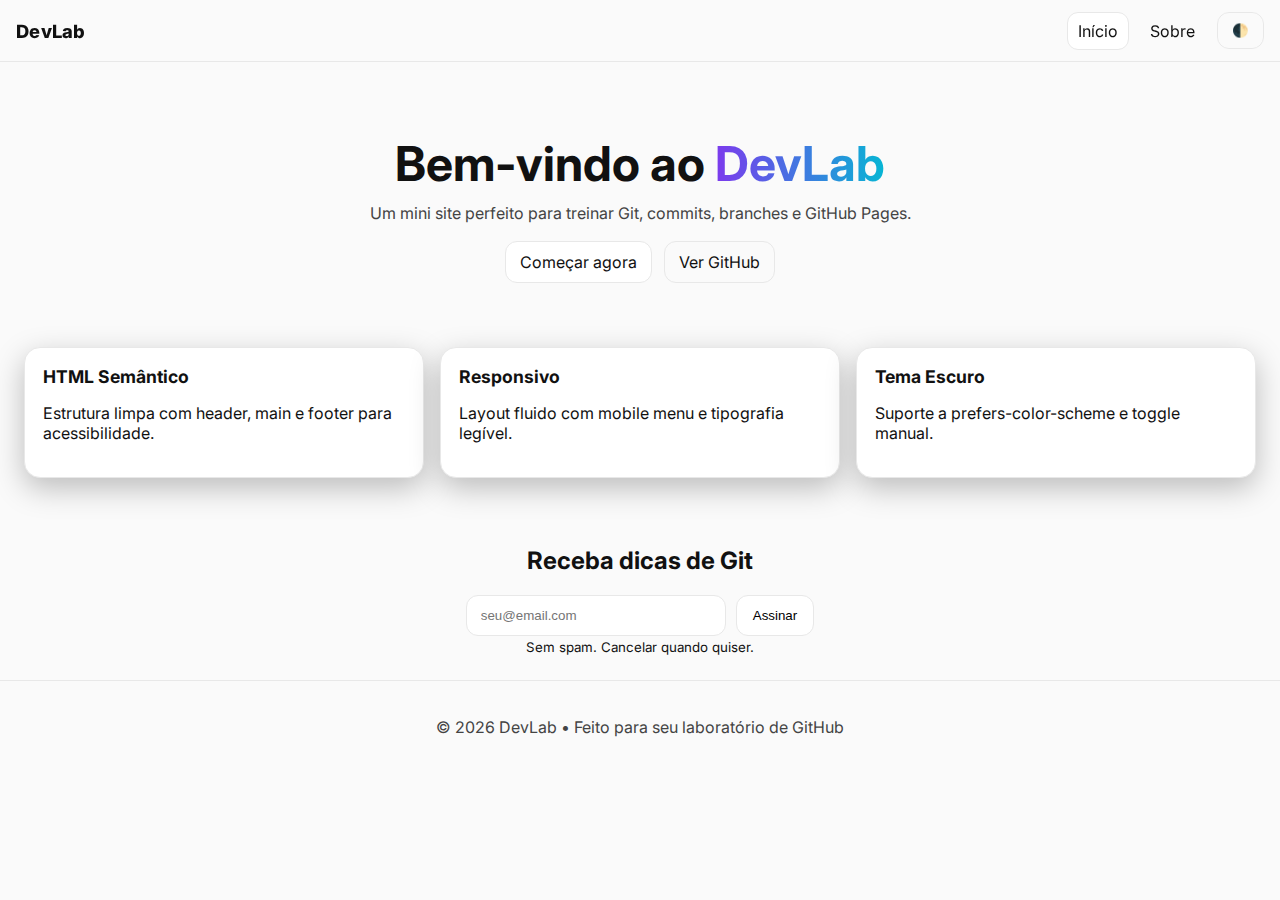
<file: index.html>
<!DOCTYPE html>
<html lang="pt-BR">
<head>
  <meta charset="utf-8" />
  <meta name="viewport" content="width=device-width,initial-scale=1" />
  <title>DevLab • Home</title>
  <meta name="description" content="Mini site para laboratório de GitHub." />
  <link rel="preconnect" href="https://fonts.googleapis.com">
  <link rel="preconnect" href="https://fonts.gstatic.com" crossorigin>
  <link href="https://fonts.googleapis.com/css2?family=Inter:wght@400;600;800&display=swap" rel="stylesheet">
  <link rel="stylesheet" href="styles.css" />
  <script defer src="script.js"></script>
</head>
<body>
<header class="site-header">
  <a class="brand" href="index.html">DevLab</a>
  <nav id="nav" class="nav">
    <a class="nav-link active" href="index.html">Início</a>
    <a class="nav-link" href="sobre.html">Sobre</a>
    <button id="themeToggle" class="btn btn-ghost" title="Alternar tema" aria-label="Alternar tema">🌓</button>
  </nav>
  <button id="menuToggle" class="menu-toggle" aria-label="Abrir menu">☰</button>
</header>

<main>
  <section class="hero">
    <h1>Bem‑vindo ao <span class="grad">DevLab</span></h1>
    <p>Um mini site perfeito para treinar Git, commits, branches e GitHub Pages.</p>
    <div class="cta">
      <a class="btn" href="sobre.html">Começar agora</a>
      <a class="btn btn-ghost" href="https://github.com/" target="_blank" rel="noopener">Ver GitHub</a>
    </div>
  </section>

  <section class="features">
    <article class="card">
      <h2>HTML Semântico</h2>
      <p>Estrutura limpa com header, main e footer para acessibilidade.</p>
    </article>
    <article class="card">
      <h2>Responsivo</h2>
      <p>Layout fluido com mobile menu e tipografia legível.</p>
    </article>
    <article class="card">
      <h2>Tema Escuro</h2>
      <p>Suporte a prefers-color-scheme e toggle manual.</p>
    </article>
  </section>

  <section class="newsletter">
    <h2>Receba dicas de Git</h2>
    <form class="inline-form" onsubmit="event.preventDefault(); alert('Assinatura registrada! (simulada)');">
      <input type="email" placeholder="seu@email.com" required>
      <button class="btn" type="submit">Assinar</button>
    </form>
    <small>Sem spam. Cancelar quando quiser.</small>
  </section>
</main>

<footer class="site-footer">
  <p>© <span id="year"></span> DevLab • Feito para seu laboratório de GitHub</p>
</footer>
</body>
</html>
</file>
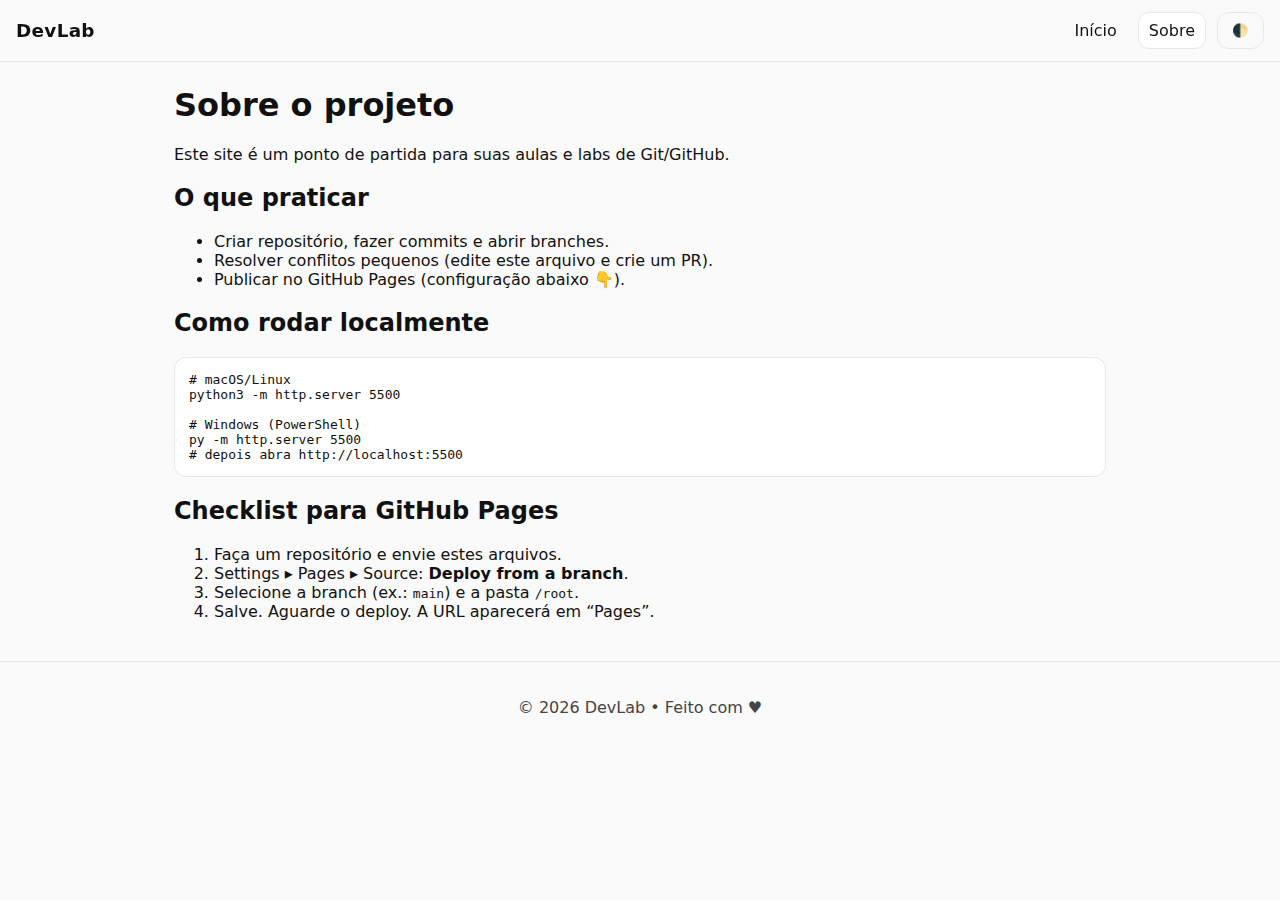
<file: sobre.html>
<!DOCTYPE html>
<html lang="pt-BR">
<head>
  <meta charset="utf-8" />
  <meta name="viewport" content="width=device-width,initial-scale=1" />
  <title>DevLab • Sobre</title>
  <link rel="stylesheet" href="styles.css" />
  <script defer src="script.js"></script>
</head>
<body>
<header class="site-header">
  <a class="brand" href="index.html">DevLab</a>
  <nav id="nav" class="nav">
    <a class="nav-link" href="index.html">Início</a>
    <a class="nav-link active" href="sobre.html">Sobre</a>
    <button id="themeToggle" class="btn btn-ghost" title="Alternar tema" aria-label="Alternar tema">🌓</button>
  </nav>
  <button id="menuToggle" class="menu-toggle" aria-label="Abrir menu">☰</button>
</header>

<main class="container">
  <article class="prose">
    <h1>Sobre o projeto</h1>
    <p>Este site é um ponto de partida para suas aulas e labs de Git/GitHub.</p>
    <h2>O que praticar</h2>
    <ul>
      <li>Criar repositório, fazer commits e abrir branches.</li>
      <li>Resolver conflitos pequenos (edite este arquivo e crie um PR).</li>
      <li>Publicar no GitHub Pages (configuração abaixo 👇).</li>
    </ul>

    <h2>Como rodar localmente</h2>
    <pre><code># macOS/Linux
python3 -m http.server 5500

# Windows (PowerShell)
py -m http.server 5500
# depois abra http://localhost:5500
</code></pre>

    <h2>Checklist para GitHub Pages</h2>
    <ol>
      <li>Faça um repositório e envie estes arquivos.</li>
      <li>Settings ▸ Pages ▸ Source: <strong>Deploy from a branch</strong>.</li>
      <li>Selecione a branch (ex.: <code>main</code>) e a pasta <code>/root</code>.</li>
      <li>Salve. Aguarde o deploy. A URL aparecerá em “Pages”.</li>
    </ol>
  </article>
</main>

<footer class="site-footer">
  <p>© <span id="year"></span> DevLab • Feito com ♥</p>
</footer>
</body>
</html>
</file>
<file: styles.css>
:root{
  --bg: #0b0c10;
  --fg: #e6e6e6;
  --muted: #a8a8a8;
  --brand: #7c3aed;
  --brand-2: #06b6d4;
  --card: #14151a;
  --border: #2a2c34;
  --shadow: 0 10px 30px rgba(0,0,0,.25);
}
@media (prefers-color-scheme: light){
  :root{
    --bg:#fafafa; --fg:#111; --muted:#444;
    --card:#ffffff; --border:#e8e8e8;
  }
}
*{box-sizing:border-box}
html,body{margin:0;padding:0;font-family:Inter,system-ui,Segoe UI,Roboto,Arial,sans-serif;background:var(--bg);color:var(--fg)}
a{color:inherit;text-decoration:none}
.container{max-width:980px;margin:0 auto;padding:24px}

.site-header{
  position:sticky;top:0;z-index:10;
  display:flex;align-items:center;justify-content:space-between;
  padding:12px 16px;border-bottom:1px solid var(--border);
  backdrop-filter: blur(6px); background: color-mix(in oklab, var(--bg) 80%, transparent);
}
.brand{font-weight:800;font-size:1.15rem;letter-spacing:.3px}
.nav{display:flex;gap:12px;align-items:center}
.nav-link{padding:8px 10px;border-radius:10px}
.nav-link.active{outline:1px solid var(--border);background:var(--card)}
.menu-toggle{display:none;background:transparent;border:0;font-size:1.4rem;color:var(--fg)}

.hero{padding:72px 16px 40px;text-align:center}
.hero h1{font-size:clamp(2rem,5vw,3rem);margin:0 0 10px}
.hero p{color:var(--muted);margin:0 0 18px}
.grad{background: linear-gradient(90deg,var(--brand),var(--brand-2));-webkit-background-clip:text;background-clip:text;color:transparent}
.cta{display:flex;gap:12px;justify-content:center;flex-wrap:wrap}

.features{display:grid;grid-template-columns:repeat(3,1fr);gap:16px;padding:24px}
.card{background:var(--card);border:1px solid var(--border);border-radius:16px;padding:18px;box-shadow:var(--shadow)}
.card h2{margin:0 0 8px;font-size:1.1rem}

.newsletter{padding:24px;text-align:center}
.inline-form{display:flex;gap:10px;justify-content:center;flex-wrap:wrap}
.inline-form input{padding:12px 14px;border:1px solid var(--border);border-radius:12px;background:var(--card);color:var(--fg);min-width:260px}
.inline-form button{padding:12px 16px}

.prose h1{margin-top:0}
.prose pre{background:var(--card);border:1px solid var(--border);border-radius:12px;padding:14px;overflow:auto}

.site-footer{border-top:1px solid var(--border);padding:20px 16px;text-align:center;color:var(--muted)}

.btn{border:1px solid var(--border);background:var(--card);padding:10px 14px;border-radius:12px;cursor:pointer}
.btn:hover{transform:translateY(-1px)}
.btn-ghost{background:transparent;border:1px solid var(--border)}

@media (max-width: 800px){
  .features{grid-template-columns:1fr}
  .nav{display:none;position:absolute;right:12px;top:56px;background:var(--card);border:1px solid var(--border);border-radius:12px;padding:10px}
  .nav.show{display:flex;flex-direction:column;min-width:180px}
  .menu-toggle{display:block}
}
</file>
